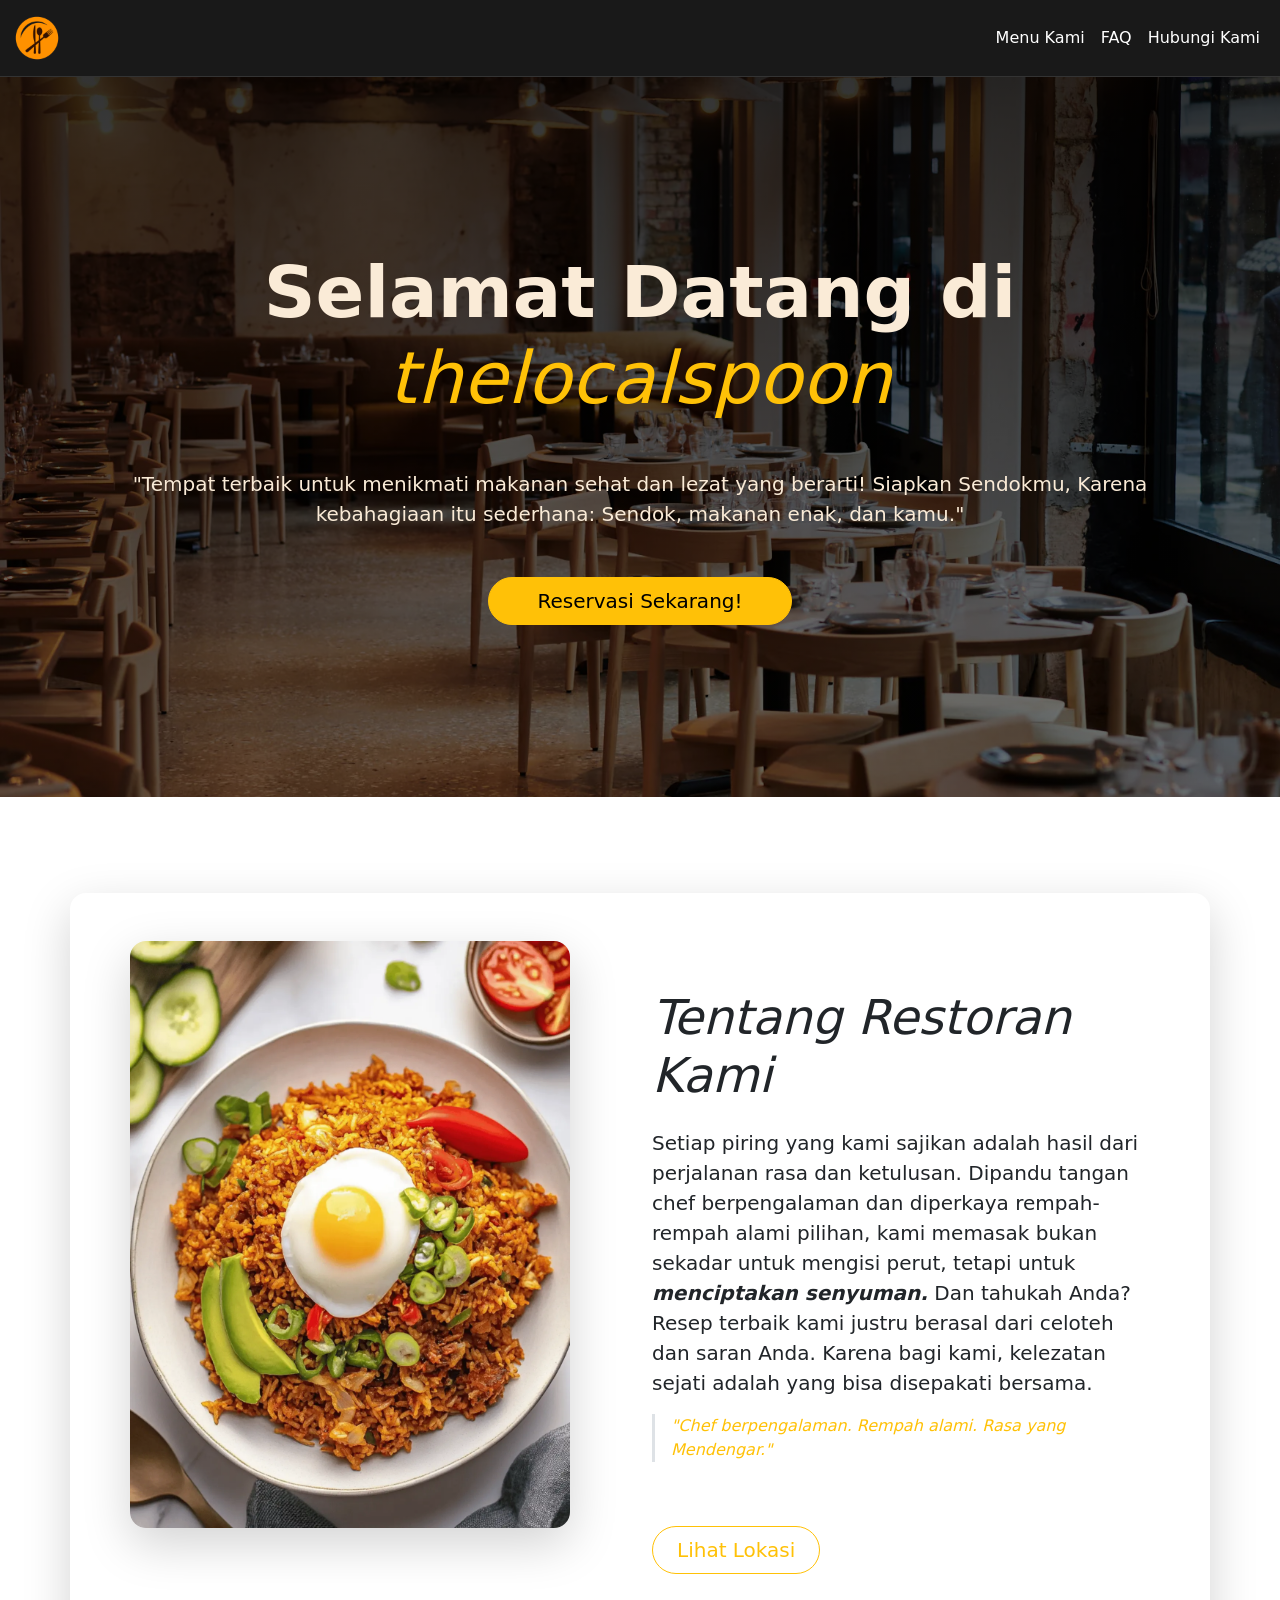
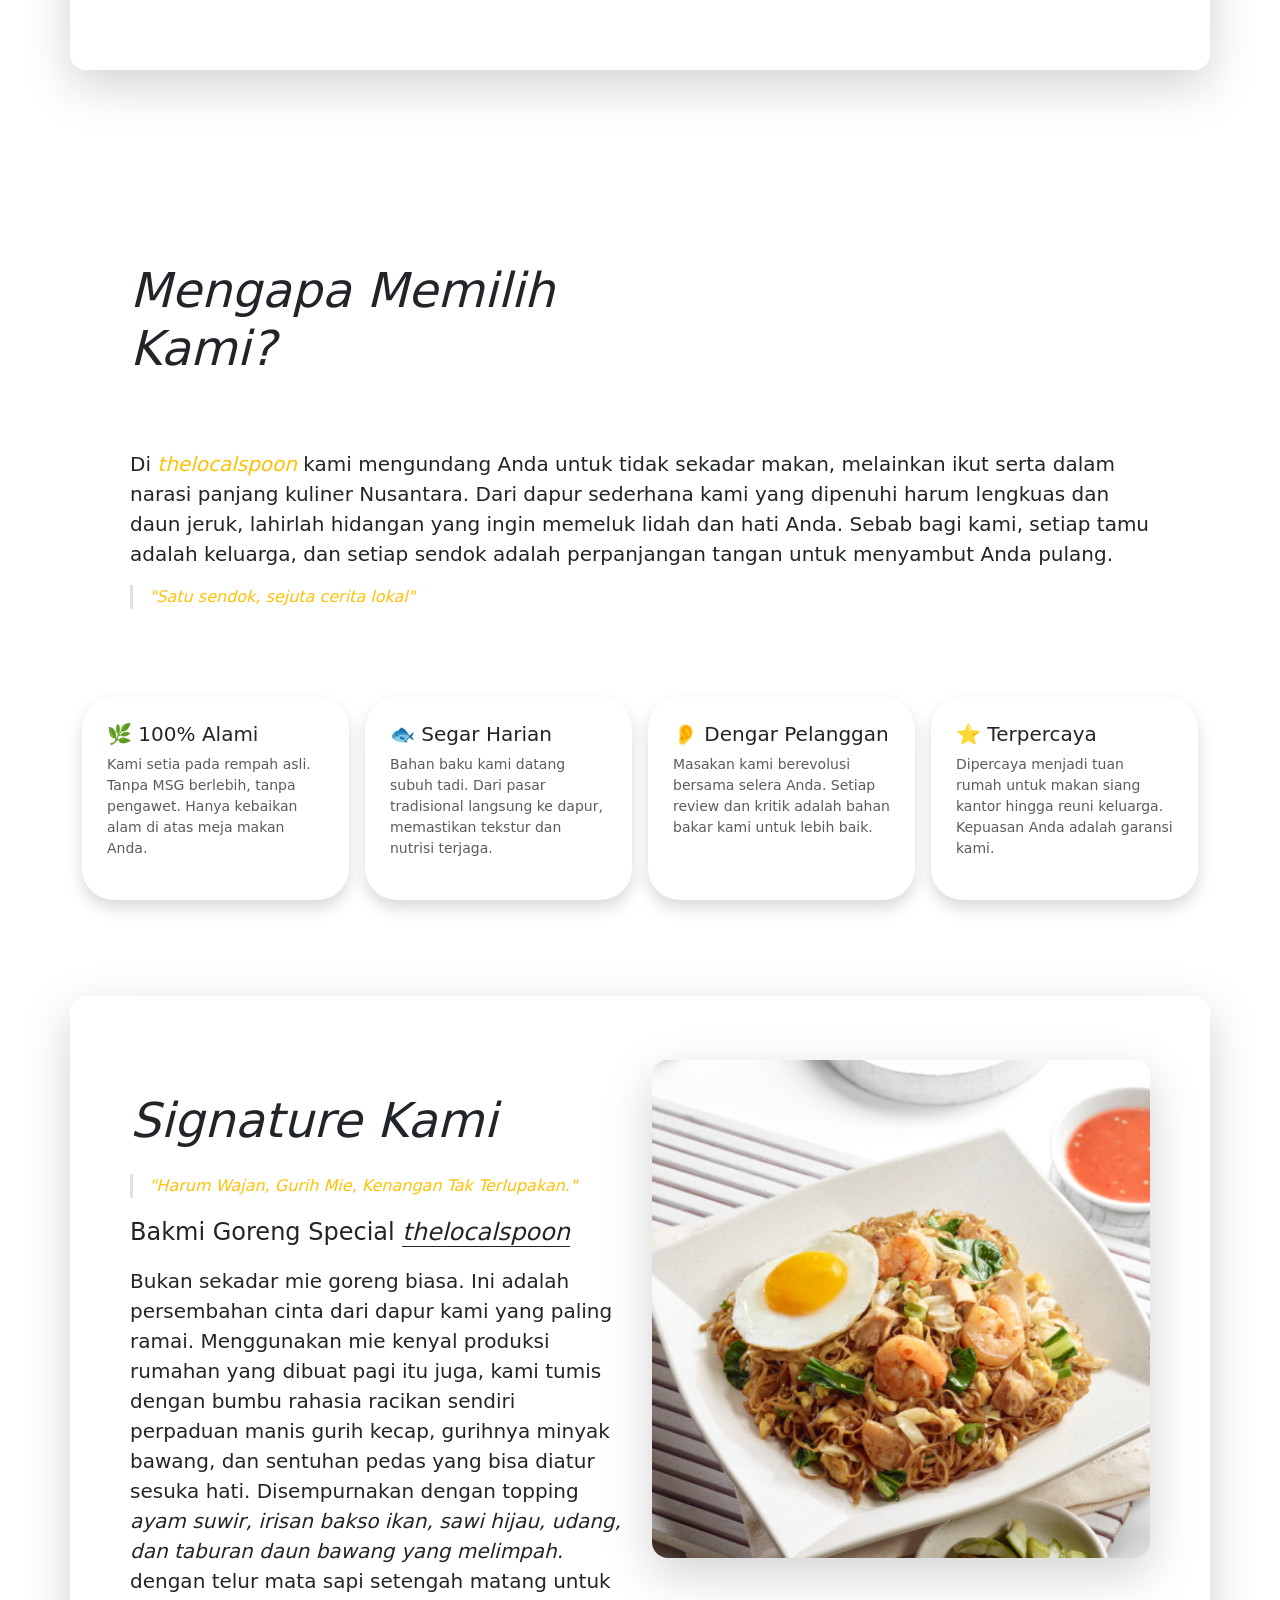
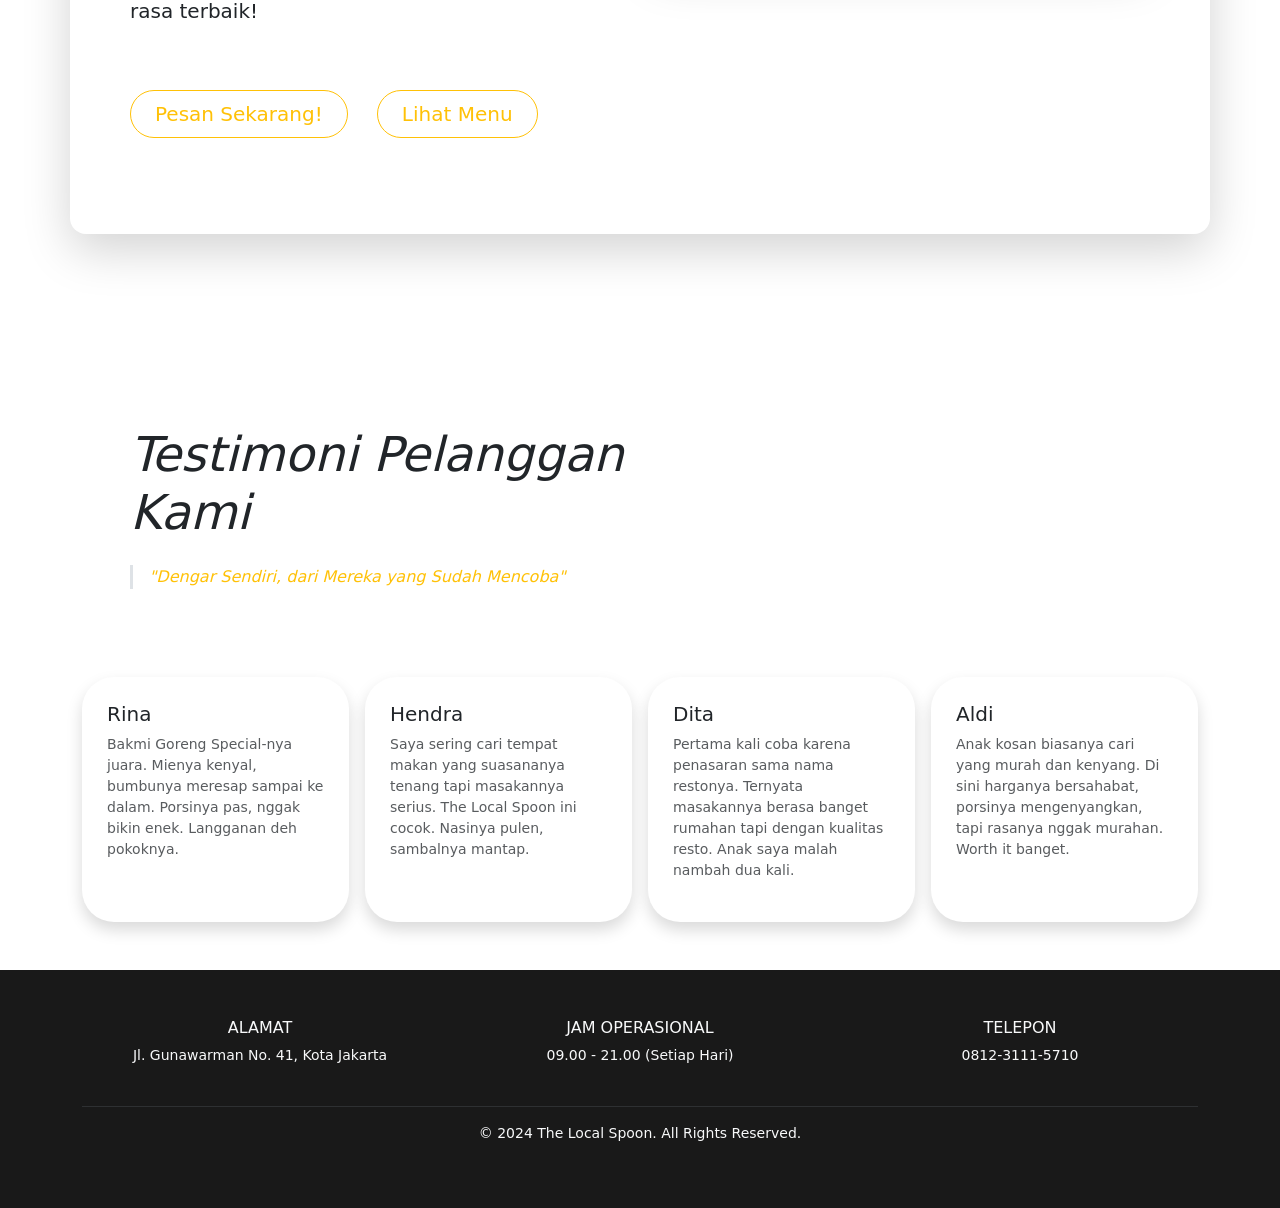
<file: Web Restoran With CSS/index.html>
<!DOCTYPE html>
<html lang="en">
<head>
    <meta charset="UTF-8">
    <meta name="viewport" content="width=device-width, initial-scale=1.0">
    <title>The Local Spoon</title>
    <link href="https://cdn.jsdelivr.net/npm/bootstrap@5.3.8/dist/css/bootstrap.min.css" rel="stylesheet" integrity="sha384-sRIl4kxILFvY47J16cr9ZwB07vP4J8+LH7qKQnuqkuIAvNWLzeN8tE5YBujZqJLB" crossorigin="anonymous">
    <link rel="preconnect" href="https://fonts.googleapis.com">
    <link rel="preconnect" href="https://fonts.gstatic.com" crossorigin>
    <link href="https://fonts.googleapis.com/css2?family=Lato:ital,wght@0,100;0,300;0,400;0,700;0,900;1,100;1,300;1,400;1,700;1,900&display=swap" rel="stylesheet">
    <link rel="stylesheet" href="style.css">
</head>
<body>
   
<!-- NAVBAR -->

<nav class="navbar navbar-expand-lg navbar-dark sticky-top">
  <div class="container-fluid">
     <a class="navbar-brand" href="index.html">
      <img src="Logo utama.png" alt="Logo" width="50" height="50">
    </a>
    <button class="navbar-toggler" type="button" data-bs-toggle="collapse" data-bs-target="#navbarNav" aria-controls="navbarNav" aria-expanded="false" aria-label="Toggle navigation">
      <span class="navbar-toggler-icon"></span>
    </button>
    <div class="collapse navbar-collapse" id="navbarNav">
      <ul class="navbar-nav ms-auto">
        <li class="nav-item">
          <a class="nav-link active" aria-current="page" href="menu.html">Menu Kami</a>
        </li>
        <li class="nav-item">
          <a class="nav-link active" aria-current="page" href="FAQ.html">FAQ</a>
        </li>
        <li class="nav-item">
          <a class="nav-link active" aria-current="page" href="kontak.html">Hubungi Kami</a>
        </li>
      </ul>
    </div>
  </div>
</nav>

<!-- NAVBAR END -->



 <!-- HEADER -->

<section class="hero">
    <div class="container">
        <h1 class="display-2 mb-5 fw-bold">Selamat Datang di <span class="fst-italic fw-light text-warning">thelocalspoon</span></h1>
        <p class="lead mb-5">"Tempat terbaik untuk menikmati makanan sehat dan lezat yang berarti! Siapkan Sendokmu, Karena kebahagiaan itu sederhana: Sendok, makanan enak, dan kamu."</p>
        <a href="reservasi.html" class="btn btn-warning btn-lg px-5 rounded-pill">Reservasi Sekarang!</a>
    </div>
</section>

<!-- HEADER END -->





<!-- CONTENT -->

<section class="container my-5 py-5" id="tentang">
    <div class="row rounded-4 shadow-lg p-5">
        <div class="col-xl-6 ms-auto">
            <img src="Gambar/Nasi Goreng.webp"class="img-fluid rounded-4 shadow-lg float-auto" width="440" height="450" alt="Nasi Goreng"> 
        </div>
        <div class="col-xl-6 mb-4 mb-lg-0">
          <h2 class="display-5 mb-4 fw-normal mt-5 fst-italic">Tentang Restoran Kami</h2>
            <p class="mt-2 fs-5">Setiap piring yang kami sajikan adalah hasil dari perjalanan rasa dan ketulusan. Dipandu tangan chef berpengalaman dan diperkaya rempah-rempah alami pilihan, kami memasak bukan sekadar untuk mengisi perut, tetapi untuk <span class="fw-semibold fst-italic">menciptakan senyuman.</span> Dan tahukah Anda? Resep terbaik kami justru berasal dari celoteh dan saran Anda. Karena bagi kami, kelezatan sejati adalah yang bisa disepakati bersama.</span></p>
            <p class="fst-italic text-warning border-start ps-3 border-3">"Chef berpengalaman. Rempah alami. Rasa yang Mendengar."</p>
            <a target="_blank" href="https://www.google.com/maps/place/Jl.+Gunawarman+No.41,+RT.4%2FRW.7,+Kuningan,+Rw.+Bar.,+Kec.+Kby.+Baru,+Kota+Jakarta+Selatan,+Daerah+Khusus+Ibukota+Jakarta+12180/@-6.2358744,106.8064994,18z/data=!3m1!4b1!4m6!3m5!1s0x2e69f15d1e92a501:0x5916a634d0356094!8m2!3d-6.2358771!4d106.8077869!16s%2Fg%2F11fcv7mb28?entry=ttu&g_ep=EgoyMDI2MDQwOC4wIKXMDSoASAFQAw%3D%3D" class="justify-content-center btn btn-outline-warning btn-lg px-4 rounded-pill mt-5 mb-5">Lihat Lokasi</a>
        </div>
    </div>
</section>

<section class="container my-5">
    <div class="row p-5">
        <div class="col-xl-6 mb-4 mb-lg-0">
          <h2 class="display-5 mb-4 fw-normal mt-5 fst-italic">Mengapa Memilih Kami?</h2>
        </div>
        <div>
          <p class="mt-5 fs-5"> Di <span class="fst-italic fw-light text-warning">thelocalspoon</span> kami mengundang Anda untuk tidak sekadar makan, melainkan ikut serta dalam narasi panjang kuliner Nusantara. Dari dapur sederhana kami yang dipenuhi harum lengkuas dan daun jeruk, lahirlah hidangan yang ingin memeluk lidah dan hati Anda. Sebab bagi kami, setiap tamu adalah keluarga, dan setiap sendok adalah perpanjangan tangan untuk menyambut Anda pulang.
            <p class="fst-italic text-warning border-start ps-3 border-3">"Satu sendok, sejuta cerita lokal"</p>
        </div>
    </div>

    <div class="row g-3 mt-2">
        <div class="col-md-3">
            <div class="feature-card h-100 rounded-5 shadow">
                <h5>🌿 100% Alami</h5>
                <p class="small text-muted">Kami setia pada rempah asli. Tanpa MSG berlebih, tanpa pengawet. Hanya kebaikan alam di atas meja makan Anda.</p>
            </div>
        </div>
        <div class="col-md-3">
            <div class="feature-card h-100 rounded-5 shadow">
                <h5>🐟 Segar Harian</h5>
                <p class="small text-muted">Bahan baku kami datang subuh tadi. Dari pasar tradisional langsung ke dapur, memastikan tekstur dan nutrisi terjaga.</p>
            </div>
        </div>
        <div class="col-md-3">
            <div class="feature-card h-100 rounded-5 shadow">
                <h5>👂 Dengar Pelanggan</h5>
                <p class="small text-muted">Masakan kami berevolusi bersama selera Anda. Setiap review dan kritik adalah bahan bakar kami untuk lebih baik.</p>
            </div>
        </div>
        <div class="col-md-3">
            <div class="feature-card h-100 rounded-5 shadow">
                <h5>⭐ Terpercaya</h5>
                <p class="small text-muted">Dipercaya menjadi tuan rumah untuk makan siang kantor hingga reuni keluarga. Kepuasan Anda adalah garansi kami.</p>
            </div>
        </div>
    </div>

</section>

<section class="container my-5 py-5">
    <div class="row rounded-4 shadow-lg p-5">
        <div class="col-xl-6 mb-4 mb-lg-0">

          <h2 class="display-5 mb-4 fw-normal mt-5 fst-italic">Signature Kami</h2>

          <p class="fst-italic text-warning border-start ps-3 border-3">"Harum Wajan, Gurih Mie, Kenangan Tak Terlupakan."</p>

            <p class="mt-2 fs-4">Bakmi Goreng Special <span class="fst-italic fw-normal border-bottom border-dark">thelocalspoon</span></p>

              <p class="mt-2 fs-5">
                Bukan sekadar mie goreng biasa. Ini adalah persembahan cinta dari dapur kami yang paling ramai. Menggunakan mie kenyal produksi rumahan yang dibuat pagi itu juga, kami tumis dengan bumbu rahasia racikan sendiri perpaduan manis gurih kecap, gurihnya minyak bawang, dan sentuhan pedas yang bisa diatur sesuka hati.
                Disempurnakan dengan topping <span class="fst-italic fw-normal">ayam suwir, irisan bakso ikan, sawi hijau, udang, dan taburan daun bawang yang melimpah. </span>dengan telur mata sapi setengah matang untuk rasa terbaik!</p>
            
            <a href="reservasi.html" class="me-4 justify-content-center btn btn-outline-warning btn-lg px-4 rounded-pill mt-5 mb-5">Pesan Sekarang!</a>
            <a href="menu.html" class="justify-content-center btn btn-outline-warning btn-lg px-4 rounded-pill mt-5 mb-5">Lihat Menu</a>
        </div>
        <div class="col-xl-6 ms-auto">
            <img src="Gambar/bakmi-goreng-special.png" class="mt-3 img-fluid rounded-4 shadow-lg float-auto" width="740" height="450" alt="Nasi Goreng"> 
        </div>
    </div>
</section>

<section class="container my-5">
    <div class="row p-5">
        <div class="col-xl-6 mb-4 mb-lg-0">
          <h2 class="display-5 mb-4 fw-normal mt-5 fst-italic">Testimoni Pelanggan Kami</h2>
        </div>
        <div>
            <p class="fst-italic text-warning border-start ps-3 border-3">"Dengar Sendiri, dari Mereka yang Sudah Mencoba"</p>
        </div>
    </div>

    <div class="row g-3 mt-2">
        <div class="col-md-3">
            <div class="feature-card h-100 rounded-5 shadow">
                <h5>Rina</h5>
                <p class="small text-muted">Bakmi Goreng Special-nya juara. Mienya kenyal, bumbunya meresap sampai ke dalam. Porsinya pas, nggak bikin enek. Langganan deh pokoknya.</p>
            </div>
        </div>
        <div class="col-md-3">
            <div class="feature-card h-100 rounded-5 shadow">
                <h5>Hendra</h5>
                <p class="small text-muted">Saya sering cari tempat makan yang suasananya tenang tapi masakannya serius. The Local Spoon ini cocok. Nasinya pulen, sambalnya mantap.</p>
            </div>
        </div>
        <div class="col-md-3">
            <div class="feature-card h-100 rounded-5 shadow">
                <h5>Dita</h5>
                <p class="small text-muted">Pertama kali coba karena penasaran sama nama restonya. Ternyata masakannya berasa banget rumahan tapi dengan kualitas resto. Anak saya malah nambah dua kali.</p>
            </div>
        </div>
        <div class="col-md-3">
            <div class="feature-card h-100 rounded-5 shadow">
                <h5>Aldi</h5>
                <p class="small text-muted">Anak kosan biasanya cari yang murah dan kenyang. Di sini harganya bersahabat, porsinya mengenyangkan, tapi rasanya nggak murahan. Worth it banget.</p>
            </div>
        </div>
    </div>
</section>

<!-- CONTENT END -->



<!-- FOOTER -->

<footer class="footer-top text-center footer-dark py-5">
    <div class="container">
        <div class="row gy-4">
            <div class="col-md-4 text-light">
                <i class="fas fa-map-marker-alt text-warning mb-2"></i>
                <h6>ALAMAT</h6>
                <p class="small">Jl. Gunawarman No. 41, Kota Jakarta</p>
            </div>
            <div class="col-md-4 text-light">
                <i class="fas fa-clock text-warning mb-2"></i>
                <h6>JAM OPERASIONAL</h6>
                <p class="small">09.00 - 21.00 (Setiap Hari)</p>
            </div>
            <div class="col-md-4 text-light">
                <i class="fas fa-phone text-warning mb-2"></i>
                <h6>TELEPON</h6>
                <p class="small">0812-3111-5710</p>
            </div>
        </div>
        <div class="social-icons my-4">
            <a href="#"><i class="fab fa-whatsapp"></i></a>
            <a href="#"><i class="fab fa-instagram"></i></a>
        </div>
        <hr class="border-secondary mt-4">
        <p class="small text-light">&copy; 2024 The Local Spoon. All Rights Reserved.</p>
    </div>
</footer>

<!-- FOOTER END -->

    <script src="https://cdn.jsdelivr.net/npm/bootstrap@5.3.8/dist/js/bootstrap.bundle.min.js" integrity="sha384-FKyoEForCGlyvwx9Hj09JcYn3nv7wiPVlz7YYwJrWVcXK/BmnVDxM+D2scQbITxI" crossorigin="anonymous"></script>
</body>
</html>
</file>
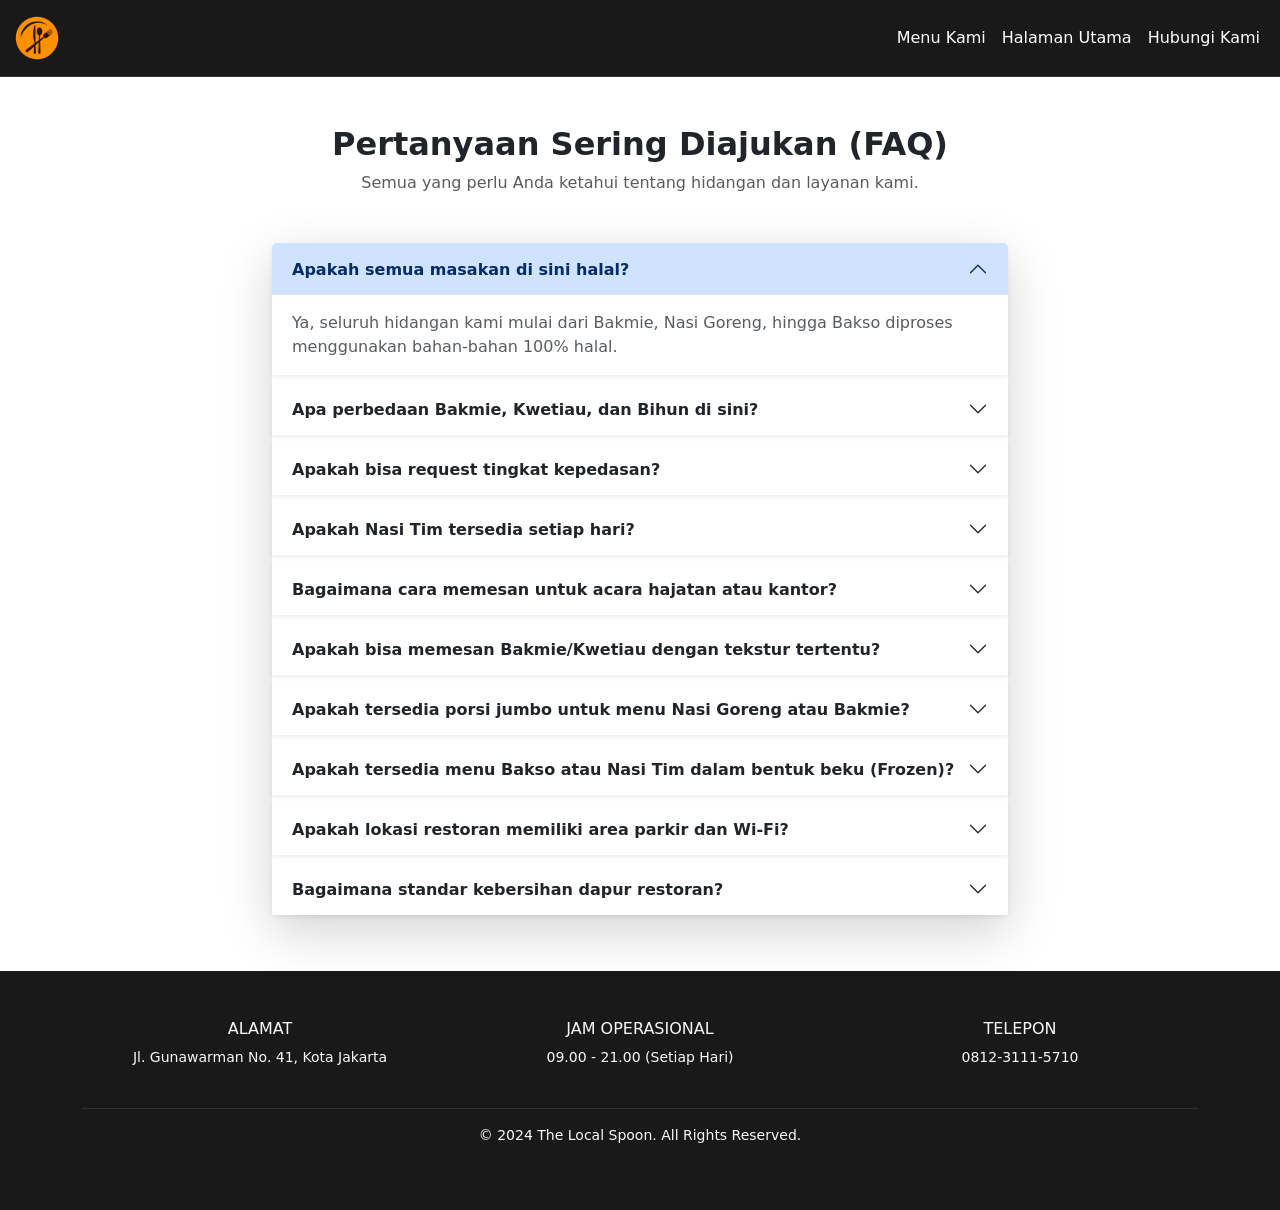
<file: Web Restoran With CSS/FAQ.html>
<!DOCTYPE html>
<html lang="en">
<head>
    <meta charset="UTF-8">
    <meta name="viewport" content="width=device-width, initial-scale=1.0">
    <title>FAQ</title>
    <link href="https://cdn.jsdelivr.net/npm/bootstrap@5.3.8/dist/css/bootstrap.min.css" rel="stylesheet" integrity="sha384-sRIl4kxILFvY47J16cr9ZwB07vP4J8+LH7qKQnuqkuIAvNWLzeN8tE5YBujZqJLB" crossorigin="anonymous">
    <link rel="preconnect" href="https://fonts.googleapis.com">
    <link rel="preconnect" href="https://fonts.gstatic.com" crossorigin>
    <link href="https://fonts.googleapis.com/css2?family=Lato:ital,wght@0,100;0,300;0,400;0,700;0,900;1,100;1,300;1,400;1,700;1,900&display=swap" rel="stylesheet">
    <link rel="stylesheet" href="style.css">
</head>
<body>

    <!-- NAVBAR -->

<nav class="navbar navbar-expand-lg navbar-dark sticky-top">
  <div class="container-fluid">
     <a class="navbar-brand" href="index.html">
      <img src="Logo utama.png" alt="Logo" width="50" height="50">
    </a>
    <button class="navbar-toggler" type="button" data-bs-toggle="collapse" data-bs-target="#navbarNav" aria-controls="navbarNav" aria-expanded="false" aria-label="Toggle navigation">
      <span class="navbar-toggler-icon"></span>
    </button>
    <div class="collapse navbar-collapse" id="navbarNav">
      <ul class="navbar-nav ms-auto">
        <li class="nav-item">
          <a class="nav-link active" aria-current="page" href="menu.html">Menu Kami</a>
        </li>
        <li class="nav-item">
          <a class="nav-link active" aria-current="page" href="index.html">Halaman Utama</a>
        </li>
        <li class="nav-item">
          <a class="nav-link active" aria-current="page" href="kontak.html">Hubungi Kami</a>
        </li>
      </ul>
    </div>
  </div>
</nav>

<!-- NAVBAR END -->

    

<!-- FAQ -->
    <div class="container my-5">
  <div class="row justify-content-center">
    <div class="col-12 col-lg-8">
      

      <div class="text-center mb-5">
        <h2 class="fw-bold">Pertanyaan Sering Diajukan (FAQ)</h2>
        <p class="text-muted">Semua yang perlu Anda ketahui tentang hidangan dan layanan kami.</p>
      </div>


      <div class="accordion shadow-lg" id="faqRestoran">

        <div class="accordion-item border-0 mb-2 shadow-sm">
          <h2 class="accordion-header">
            <button class="accordion-button fw-bold" type="button" data-bs-toggle="collapse" data-bs-target="#faq1">
              Apakah semua masakan di sini halal?
            </button>
          </h2>
          <div id="faq1" class="accordion-collapse collapse show" data-bs-parent="#faqRestoran">
            <div class="accordion-body text-muted">
              Ya, seluruh hidangan kami mulai dari Bakmie, Nasi Goreng, hingga Bakso diproses menggunakan bahan-bahan 100% halal.
            </div>
          </div>
        </div>

        <div class="accordion-item border-0 mb-2 shadow-sm">
          <h2 class="accordion-header">
            <button class="accordion-button collapsed fw-bold" type="button" data-bs-toggle="collapse" data-bs-target="#faq2">
              Apa perbedaan Bakmie, Kwetiau, dan Bihun di sini?
            </button>
          </h2>
          <div id="faq2" class="accordion-collapse collapse" data-bs-parent="#faqRestoran">
            <div class="accordion-body text-muted">
              <strong>Bakmie:</strong> Mie gandum kenyal buatan sendiri. <br>
              <strong>Kwetiau:</strong> Mie beras lebar yang lembut. <br>
              <strong>Bihun:</strong> Mie beras tipis dan halus. <br>
              Semuanya dapat dipesan dalam varian goreng atau kuah dengan bumbu khas racikan kami.
            </div>
          </div>
        </div>

    
        <div class="accordion-item border-0 mb-2 shadow-sm">
          <h2 class="accordion-header">
            <button class="accordion-button collapsed fw-bold" type="button" data-bs-toggle="collapse" data-bs-target="#faq3">
              Apakah bisa request tingkat kepedasan?
            </button>
          </h2>
          <div id="faq3" class="accordion-collapse collapse" data-bs-parent="#faqRestoran">
            <div class="accordion-body text-muted">
              Tentu! Untuk menu seperti Nasi Goreng dan Bakmie Goreng, Anda bisa memilih level pedas mulai dari Tidak Pedas, Sedang, hingga Sangat Pedas.
            </div>
          </div>
        </div>

     
        <div class="accordion-item border-0 mb-2 shadow-sm">
          <h2 class="accordion-header">
            <button class="accordion-button collapsed fw-bold" type="button" data-bs-toggle="collapse" data-bs-target="#faq4">
              Apakah Nasi Tim tersedia setiap hari?
            </button>
          </h2>
          <div id="faq4" class="accordion-collapse collapse" data-bs-parent="#faqRestoran">
            <div class="accordion-body text-muted">
              Nasi Tim Ayam kami dimasak segar setiap pagi. Karena peminatnya cukup banyak, kami sarankan untuk memesan sebelum jam makan siang agar tidak kehabisan.
            </div>
          </div>
        </div>

        <div class="accordion-item border-0 mb-2 shadow-sm">
          <h2 class="accordion-header">
            <button class="accordion-button collapsed fw-bold" type="button" data-bs-toggle="collapse" data-bs-target="#faq5">
              Bagaimana cara memesan untuk acara hajatan atau kantor?
            </button>
          </h2>
          <div id="faq5" class="accordion-collapse collapse" data-bs-parent="#faqRestoran">
            <div class="accordion-body text-muted">
              Kami menerima pesanan dalam jumlah besar (catering). Silakan gunakan fitur <strong>"Order Online"</strong> di website ini atau hubungi WhatsApp kami minimal H-2 acara.
            </div>
          </div>
        </div>



<div class="accordion-item border-0 mb-2 shadow-sm">
  <h2 class="accordion-header">
    <button class="accordion-button collapsed fw-bold" type="button" data-bs-toggle="collapse" data-bs-target="#faq6">
      Apakah bisa memesan Bakmie/Kwetiau dengan tekstur tertentu?
    </button>
  </h2>
  <div id="faq6" class="accordion-collapse collapse" data-bs-parent="#faqRestoran">
    <div class="accordion-body text-muted">
      Tentu saja. Anda bisa meminta tekstur mie yang lebih lembek atau lebih kenyal (setengah matang) sesuai selera. Silakan beri catatan saat memesan.
    </div>
  </div>
</div>


<div class="accordion-item border-0 mb-2 shadow-sm">
  <h2 class="accordion-header">
    <button class="accordion-button collapsed fw-bold " type="button" data-bs-toggle="collapse" data-bs-target="#faq7">
      Apakah tersedia porsi jumbo untuk menu Nasi Goreng atau Bakmie?
    </button>
  </h2>
  <div id="faq7" class="accordion-collapse collapse" data-bs-parent="#faqRestoran">
    <div class="accordion-body text-muted">
      Ya, kami menyediakan opsi <strong>Porsi Besar</strong> untuk hampir semua menu utama kami dengan tambahan biaya yang terjangkau.
    </div>
  </div>
</div>


<div class="accordion-item border-0 mb-2 shadow-sm">
  <h2 class="accordion-header">
    <button class="accordion-button collapsed fw-bold" type="button" data-bs-toggle="collapse" data-bs-target="#faq8">
      Apakah tersedia menu Bakso atau Nasi Tim dalam bentuk beku (Frozen)?
    </button>
  </h2>
  <div id="faq8" class="accordion-collapse collapse" data-bs-parent="#faqRestoran">
    <div class="accordion-body text-muted">
      Saat ini kami menyediakan <strong>Bakso Frozen</strong> lengkap dengan bumbunya. Untuk Nasi Tim, kami hanya melayani sajian segar (freshly made) setiap harinya.
    </div>
  </div>
</div>


<div class="accordion-item border-0 mb-2 shadow-sm">
  <h2 class="accordion-header">
    <button class="accordion-button collapsed fw-bold" type="button" data-bs-toggle="collapse" data-bs-target="#faq9">
      Apakah lokasi restoran memiliki area parkir dan Wi-Fi?
    </button>
  </h2>
  <div id="faq9" class="accordion-collapse collapse" data-bs-parent="#faqRestoran">
    <div class="accordion-body text-muted">
      Kami memiliki area parkir yang cukup untuk motor dan mobil, serta tersedia fasilitas <strong>Free Wi-Fi</strong> bagi pelanggan yang makan di tempat (Dine-in).
    </div>
  </div>
</div>


<div class="accordion-item border-0 mb-2 shadow-sm">
  <h2 class="accordion-header">
    <button class="accordion-button collapsed fw-bold " type="button" data-bs-toggle="collapse" data-bs-target="#faq10">
      Bagaimana standar kebersihan dapur restoran?
    </button>
  </h2>
  <div id="faq10" class="accordion-collapse collapse" data-bs-parent="#faqRestoran">
    <div class="accordion-body text-muted">
      Kami sangat menjaga kebersihan. Dapur kami dibersihkan secara menyeluruh setiap hari, dan seluruh staf wajib menggunakan masker serta pelindung kepala saat mengolah makanan.
    </div>
  </div>
</div>

      </div> 
    </div>
  </div>
</div>


<!-- FOOTER -->

<footer class="footer-top text-center footer-dark mt-5 py-5">
    <div class="container">
        <div class="row gy-4">
            <div class="col-md-4 text-light">
                <i class="fas fa-map-marker-alt text-warning mb-2"></i>
                <h6>ALAMAT</h6>
                <p class="small">Jl. Gunawarman No. 41, Kota Jakarta</p>
            </div>
            <div class="col-md-4 text-light">
                <i class="fas fa-clock text-warning mb-2"></i>
                <h6>JAM OPERASIONAL</h6>
                <p class="small">09.00 - 21.00 (Setiap Hari)</p>
            </div>
            <div class="col-md-4 text-light">
                <i class="fas fa-phone text-warning mb-2"></i>
                <h6>TELEPON</h6>
                <p class="small">0812-3111-5710</p>
            </div>
        </div>
        <div class="social-icons my-4">
            <a href="#"><i class="fab fa-whatsapp"></i></a>
            <a href="#"><i class="fab fa-instagram"></i></a>
        </div>
        <hr class="border-secondary mt-4">
        <p class="small text-light">&copy; 2024 The Local Spoon. All Rights Reserved.</p>
    </div>
</footer>

<!-- FOOTER END -->

    <script src="https://cdn.jsdelivr.net/npm/bootstrap@5.3.8/dist/js/bootstrap.bundle.min.js" integrity="sha384-FKyoEForCGlyvwx9Hj09JcYn3nv7wiPVlz7YYwJrWVcXK/BmnVDxM+D2scQbITxI" crossorigin="anonymous"></script>


</body>
</html>
</file>
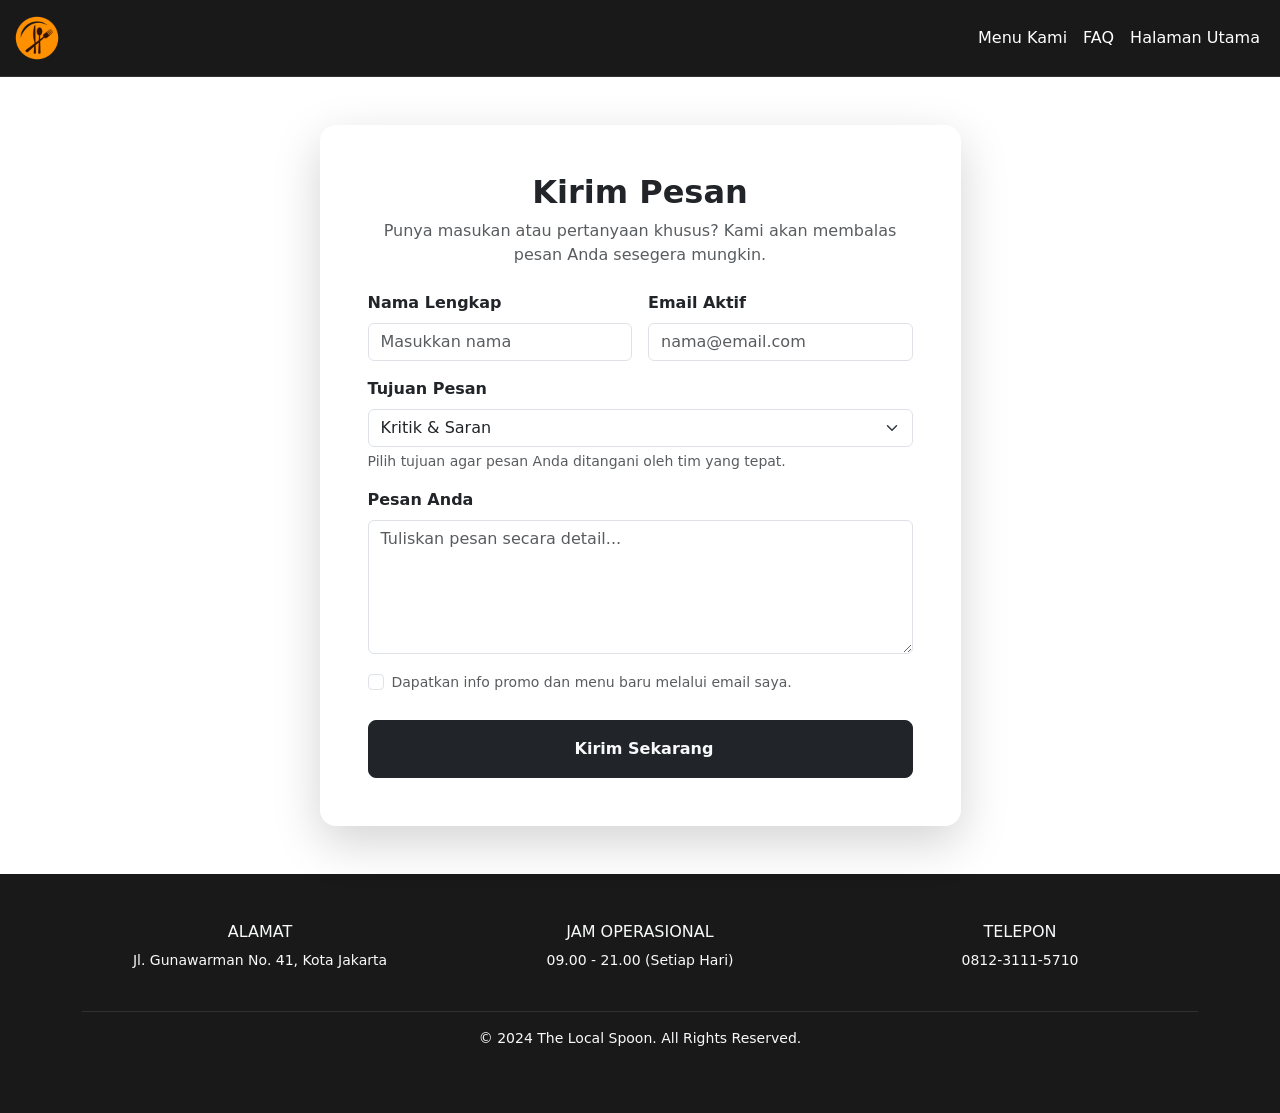
<file: Web Restoran With CSS/kontak.html>
<!DOCTYPE html>
<html lang="en">
<head>
    <meta charset="UTF-8">
    <meta name="viewport" content="width=device-width, initial-scale=1.0">
    <title>The Local Spoon</title>
    <link href="https://cdn.jsdelivr.net/npm/bootstrap@5.3.8/dist/css/bootstrap.min.css" rel="stylesheet" integrity="sha384-sRIl4kxILFvY47J16cr9ZwB07vP4J8+LH7qKQnuqkuIAvNWLzeN8tE5YBujZqJLB" crossorigin="anonymous">
    <link rel="preconnect" href="https://fonts.googleapis.com">
    <link rel="preconnect" href="https://fonts.gstatic.com" crossorigin>
    <link href="https://fonts.googleapis.com/css2?family=Lato:ital,wght@0,100;0,300;0,400;0,700;0,900;1,100;1,300;1,400;1,700;1,900&display=swap" rel="stylesheet">
    <link rel="stylesheet" href="kontakstyle.css">
</head>
<body>
   
    <!-- NAVBAR -->

<nav class="navbar navbar-expand-lg navbar-dark sticky-top">
  <div class="container-fluid">
     <a class="navbar-brand" href="index.html">
      <img src="Logo utama.png" alt="Logo" width="50" height="50">
    </a>
    <button class="navbar-toggler" type="button" data-bs-toggle="collapse" data-bs-target="#navbarNav" aria-controls="navbarNav" aria-expanded="false" aria-label="Toggle navigation">
      <span class="navbar-toggler-icon"></span>
    </button>
    <div class="collapse navbar-collapse" id="navbarNav">
      <ul class="navbar-nav ms-auto">
        <li class="nav-item">
          <a class="nav-link active" aria-current="page" href="menu.html">Menu Kami</a>
        </li>
        <li class="nav-item">
          <a class="nav-link active" aria-current="page" href="FAQ.html">FAQ</a>
        </li>
        <li class="nav-item">
          <a class="nav-link active" aria-current="page" href="index.html">Halaman Utama</a>
        </li>
      </ul>
    </div>
  </div>
</nav>

<!-- NAVBAR END -->

<!-- FORM -->

<div class="container my-5">
  <div class="row justify-content-center">
  
    <div class="col-12 col-md-9 col-lg-7">
      
      <div class="card shadow-lg border-0 rounded-4">
        <div class="card-body p-4 p-md-5">
          
  
          <div class="text-center mb-4">
            <h2 class="fw-bold">Kirim Pesan</h2>
            <p class="text-muted">Punya masukan atau pertanyaan khusus? Kami akan membalas pesan Anda sesegera mungkin.</p>
          </div>

          <form>
            <div class="row g-3">
       
              <div class="col-md-6">
                <label class="form-label fw-semibold">Nama Lengkap</label>
                <input type="text" class="form-control" placeholder="Masukkan nama" required>
              </div>

      
              <div class="col-md-6">
                <label class="form-label fw-semibold">Email Aktif</label>
                <input type="email" class="form-control" placeholder="nama@email.com" required>
              </div>

              <div class="col-12">
                <label class="form-label fw-semibold">Tujuan Pesan</label>
                <select class="form-select">
                  <option selected>Kritik & Saran</option>
                  <option>Pesan Catering / Acara Khusus</option>
                  <option>Masalah Teknis Website</option>
                  <option>Menu</option>
                </select>
                <div class="form-text">Pilih tujuan agar pesan Anda ditangani oleh tim yang tepat.</div>
              </div>


              <div class="col-12">
                <label class="form-label fw-semibold">Pesan Anda</label>
                <textarea class="form-control" rows="5" placeholder="Tuliskan pesan secara detail..." required></textarea>
              </div>


              <div class="col-12">
                <div class="form-check">
                  <input class="form-check-input" type="checkbox" id="newsletter">
                  <label class="form-check-label text-muted small" for="newsletter">
                    Dapatkan info promo dan menu baru melalui email saya.
                  </label>
                </div>
              </div>


              <div class="col-12 mt-4">
                <button type="submit" class="btn btn-dark w-100 py-3 fw-bold text-light rounded-3">
                  <i class="bi bi-send-fill me-2"></i> Kirim Sekarang
                </button>
              </div>
            </div>
          </form>

        </div>
      </div>

    </div>
  </div>
</div>



<!-- FORM END -->

<!-- FOOTER -->

<footer class="footer-top text-center footer-dark py-5">
    <div class="container">
        <div class="row gy-4">
            <div class="col-md-4 text-light">
                <i class="fas fa-map-marker-alt text-warning mb-2"></i>
                <h6>ALAMAT</h6>
                <p class="small">Jl. Gunawarman No. 41, Kota Jakarta</p>
            </div>
            <div class="col-md-4 text-light">
                <i class="fas fa-clock text-warning mb-2"></i>
                <h6>JAM OPERASIONAL</h6>
                <p class="small">09.00 - 21.00 (Setiap Hari)</p>
            </div>
            <div class="col-md-4 text-light">
                <i class="fas fa-phone text-warning mb-2"></i>
                <h6>TELEPON</h6>
                <p class="small">0812-3111-5710</p>
            </div>
        </div>
        <div class="social-icons my-4">
            <a href="#"><i class="fab fa-whatsapp"></i></a>
            <a href="#"><i class="fab fa-instagram"></i></a>
        </div>
        <hr class="border-secondary mt-4">
        <p class="small text-light">&copy; 2024 The Local Spoon. All Rights Reserved.</p>
    </div>
</footer>

    <script src="https://cdn.jsdelivr.net/npm/bootstrap@5.3.8/dist/js/bootstrap.bundle.min.js" integrity="sha384-FKyoEForCGlyvwx9Hj09JcYn3nv7wiPVlz7YYwJrWVcXK/BmnVDxM+D2scQbITxI" crossorigin="anonymous"></script>
</body>
</html>
</file>
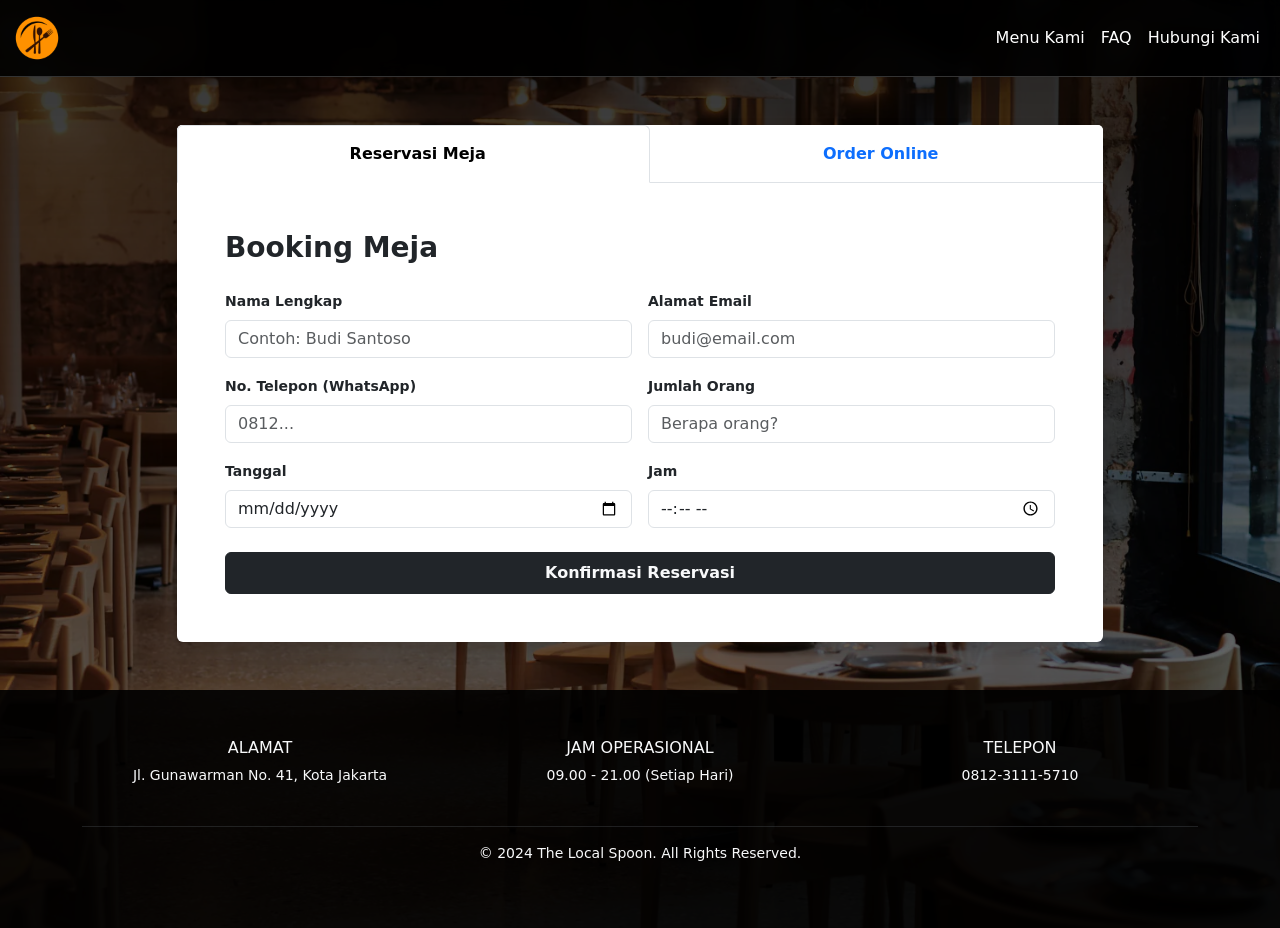
<file: Web Restoran With CSS/reservasi.html>
<!DOCTYPE html>
<html lang="en">
<head>
    <meta charset="UTF-8">
    <meta name="viewport" content="width=device-width, initial-scale=1.0">
    <title>Reservasi Atau Order</title>
    <link href="https://cdn.jsdelivr.net/npm/bootstrap@5.3.8/dist/css/bootstrap.min.css" rel="stylesheet" integrity="sha384-sRIl4kxILFvY47J16cr9ZwB07vP4J8+LH7qKQnuqkuIAvNWLzeN8tE5YBujZqJLB" crossorigin="anonymous">
    <link rel="preconnect" href="https://fonts.googleapis.com">
    <link rel="preconnect" href="https://fonts.gstatic.com" crossorigin>
    <link href="https://fonts.googleapis.com/css2?family=Lato:ital,wght@0,100;0,300;0,400;0,700;0,900;1,100;1,300;1,400;1,700;1,900&display=swap" rel="stylesheet">
    <link rel="stylesheet" href="reservasi.css">
</head>

<body>
    
    <!-- NAVBAR -->
     
<nav class="navbar navbar-expand-lg navbar-dark sticky-top">
  <div class="container-fluid">
     <a class="navbar-brand" href="index.html">
      <img src="Logo utama.png" alt="Logo" width="50" height="50">
    </a>
    <button class="navbar-toggler" type="button" data-bs-toggle="collapse" data-bs-target="#navbarNav" aria-controls="navbarNav" aria-expanded="false" aria-label="Toggle navigation">
      <span class="navbar-toggler-icon"></span>
    </button>
    <div class="collapse navbar-collapse" id="navbarNav">
      <ul class="navbar-nav ms-auto">
        <li class="nav-item">
          <a class="nav-link active" aria-current="page" href="menu.html">Menu Kami</a>
        </li>
        <li class="nav-item">
          <a class="nav-link active" aria-current="page" href="FAQ.html">FAQ</a>
        </li>
        <li class="nav-item">
          <a class="nav-link active" aria-current="page" href="kontak.html">Hubungi Kami</a>
        </li>
      </ul>
    </div>
  </div>
</nav>

    <!-- NAVBAR END -->

<div class="container my-5">
  <div class="row justify-content-center">
    <div class="col-lg-10">
      <div class="card shadow border-0">
        <!-- Tab Navigation -->
        <div class="card-header bg-white p-0 border-0">
          <ul class="nav nav-tabs nav-fill" id="orderTab" role="tablist">
            <li class="nav-item">
              <button class="nav-link active py-3 fw-bold" id="reservation-tab" data-bs-toggle="tab" data-bs-target="#reservation" type="button">
                <i class="bi bi-calendar-check me-2"></i>Reservasi Meja
              </button>
            </li>
            <li class="nav-item">
              <button class="nav-link py-3 fw-bold" id="order-tab" data-bs-toggle="tab" data-bs-target="#order" type="button">
                <i class="bi bi-cart-fill me-2"></i>Order Online
              </button>
            </li>
          </ul>
        </div>

        <div class="card-body p-4 p-md-5">
          <div class="tab-content" id="orderTabContent">
            
            <!-- FORM 1: RESERVASI MEJA -->
            <div class="tab-pane fade show active" id="reservation" role="tabpanel">
              <h3 class="mb-4 fw-bold">Booking Meja</h3>
              <form>
                <div class="row g-3">
                  <div class="col-md-6">
                    <label class="form-label small fw-bold">Nama Lengkap</label>
                    <input type="text" class="form-control" placeholder="Contoh: Budi Santoso" required>
                  </div>
                  <div class="col-md-6">
                    <label class="form-label small fw-bold">Alamat Email</label>
                    <input type="email" class="form-control" placeholder="budi@email.com">
                  </div>
                  <div class="col-md-6">
                    <label class="form-label small fw-bold">No. Telepon (WhatsApp)</label>
                    <input type="tel" class="form-control" placeholder="0812..." required>
                  </div>
                  <div class="col-md-6">
                    <label class="form-label small fw-bold">Jumlah Orang</label>
                    <input type="number" class="form-control" min="1" placeholder="Berapa orang?">
                  </div>
                  <div class="col-md-6">
                    <label class="form-label small fw-bold">Tanggal</label>
                    <input type="date" class="form-control">
                  </div>
                  <div class="col-md-6">
                    <label class="form-label small fw-bold">Jam</label>
                    <input type="time" class="form-control">
                  </div>
                  <div class="col-12 mt-4">
                    <button class="btn btn-dark w-100 py-2 fw-bold text-light">Konfirmasi Reservasi</button>
                  </div>
                </div>
              </form>
            </div>

            <!-- FORM 2: ONLINE ORDER -->
            <div class="tab-pane fade" id="order" role="tabpanel">
              <h3 class="mb-4 fw-bold">Pesan Makanan & Minuman</h3>
              <form>
                <div class="row g-3">
                  <div class="col-md-12">
                    <label class="form-label small fw-bold">Pilih Menu (Tuliskan Pesanan)</label>
                    <textarea class="form-control" rows="3" placeholder="Contoh: 2 Nasi Goreng, 1 Es Teh Manis"></textarea>
                  </div>
                  <div class="col-md-12 mt-3">
                    <label class="form-label small fw-bold">Metode Pengambilan</label>
                    <div class="d-flex gap-3">
                      <div class="form-check">
                        <input class="form-check-input" type="radio" name="method" id="delivery" checked>
                        <label class="form-check-label" for="delivery">Delivery</label>
                      </div>
                      <div class="form-check">
                        <input class="form-check-input" type="radio" name="method" id="pickup">
                        <label class="form-check-label" for="pickup">Ambil di Resto</label>
                      </div>
                    </div>
                  </div>
                
                  <div class="col-12">
                    <label class="form-label small fw-bold">Alamat Pengiriman (Jika Delivery)</label>
                    <input type="text" class="form-control" placeholder="Nama Jalan, Blok, No Rumah">
                  </div>
                  <div class="col-12 mt-4">
                    <button class="btn btn-dark w-100 py-2 fw-bold text-light">Pesan Sekarang</button>
                  </div>
                </div>
              </form>
            </div>

          </div>
        </div>
      </div>
    </div>
  </div>
</div>


<!-- FORM END -->

<!-- FOOTER -->

<footer class="footer-top text-center footer-dark py-5">
    <div class="container">
        <div class="row gy-4">
            <div class="col-md-4 text-light">
                <i class="fas fa-map-marker-alt text-warning mb-2"></i>
                <h6>ALAMAT</h6>
                <p class="small">Jl. Gunawarman No. 41, Kota Jakarta</p>
            </div>
            <div class="col-md-4 text-light">
                <i class="fas fa-clock text-warning mb-2"></i>
                <h6>JAM OPERASIONAL</h6>
                <p class="small">09.00 - 21.00 (Setiap Hari)</p>
            </div>
            <div class="col-md-4 text-light">
                <i class="fas fa-phone text-warning mb-2"></i>
                <h6>TELEPON</h6>
                <p class="small">0812-3111-5710</p>
            </div>
        </div>
        <div class="social-icons my-4">
            <a href="#"><i class="fab fa-whatsapp"></i></a>
            <a href="#"><i class="fab fa-instagram"></i></a>
        </div>
        <hr class="border-secondary mt-4">
        <p class="small text-light">&copy; 2024 The Local Spoon. All Rights Reserved.</p>
    </div>
</footer>

<script src="https://cdn.jsdelivr.net/npm/bootstrap@5.3.8/dist/js/bootstrap.bundle.min.js" integrity="sha384-FKyoEForCGlyvwx9Hj09JcYn3nv7wiPVlz7YYwJrWVcXK/BmnVDxM+D2scQbITxI" crossorigin="anonymous"></script>

</body>
</html>
</file>
<file: Web Restoran With CSS/style.css>
.navbar {
    background: rgba(0,0,0,0.9);
    border-bottom: 1px solid #333;
    backdrop-filter: blur(10px);
}

.hero {
    height: 80vh;
    background: linear-gradient(to bottom, rgba(0,0,0,0.8), rgba(0,0,0,0.5)), url('Caravan_CG_Interiors_924.webp');
    background-size: cover; background-position: center; 
    display: flex; align-items: center; justify-content: center; text-align: center;
    color: antiquewhite;
    margin-bottom: 40px;
}

 .feature-card {
            background: #ffffff; border: none; border-left: 4px solid var(--primary-gold);
            padding: 25px; transition: 0.4s;
}

.feature-card:hover { 
    transform: translateY(-10px); background: #ffffff;
 }

.footer-top {
    background: rgba(0,0,0,0.9);
}
</file>
<file: Web Restoran With CSS/kontakstyle.css>
.navbar {
    background: rgba(0,0,0,0.9);
    border-bottom: 1px solid #333;
    backdrop-filter: blur(10px);
}

.footer-top {
    background: rgba(0,0,0,0.9);
}

.contact-card {
    background: #ffffff; border: 1px solid #ffffff; border-radius: 15px; padding: 30px;
}
</file>
<file: Web Restoran With CSS/reservasi.css>
.navbar {
    background: rgba(0,0,0,0.9);
    border-bottom: 1px solid #333;
    backdrop-filter: blur(10px);
}

.footer-top {
    background: rgba(0,0,0,0.9);
}

body {
    background: linear-gradient(to bottom, rgba(0,0,0,0.8), rgba(0,0,0,0.5)), url('Caravan_CG_Interiors_924.webp');
    background-size: cover; background-position: center; 
}
</file>
